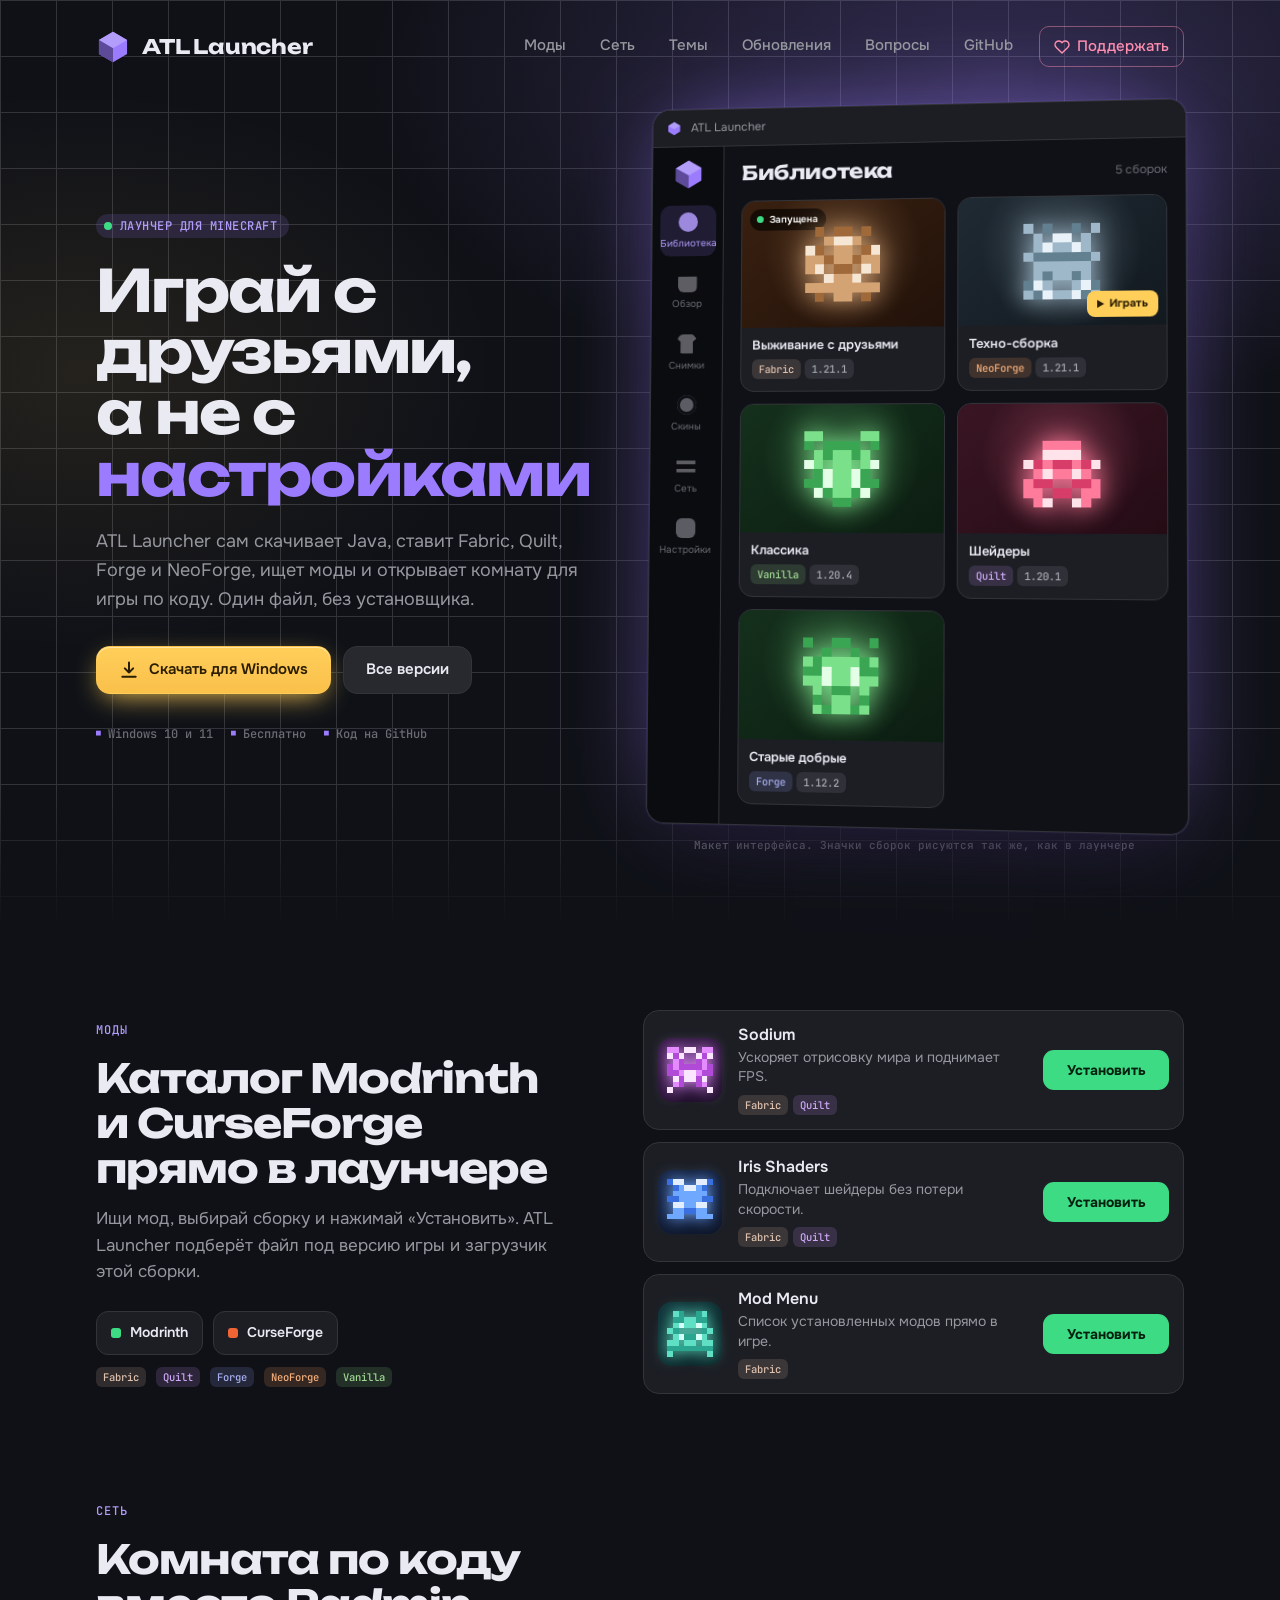
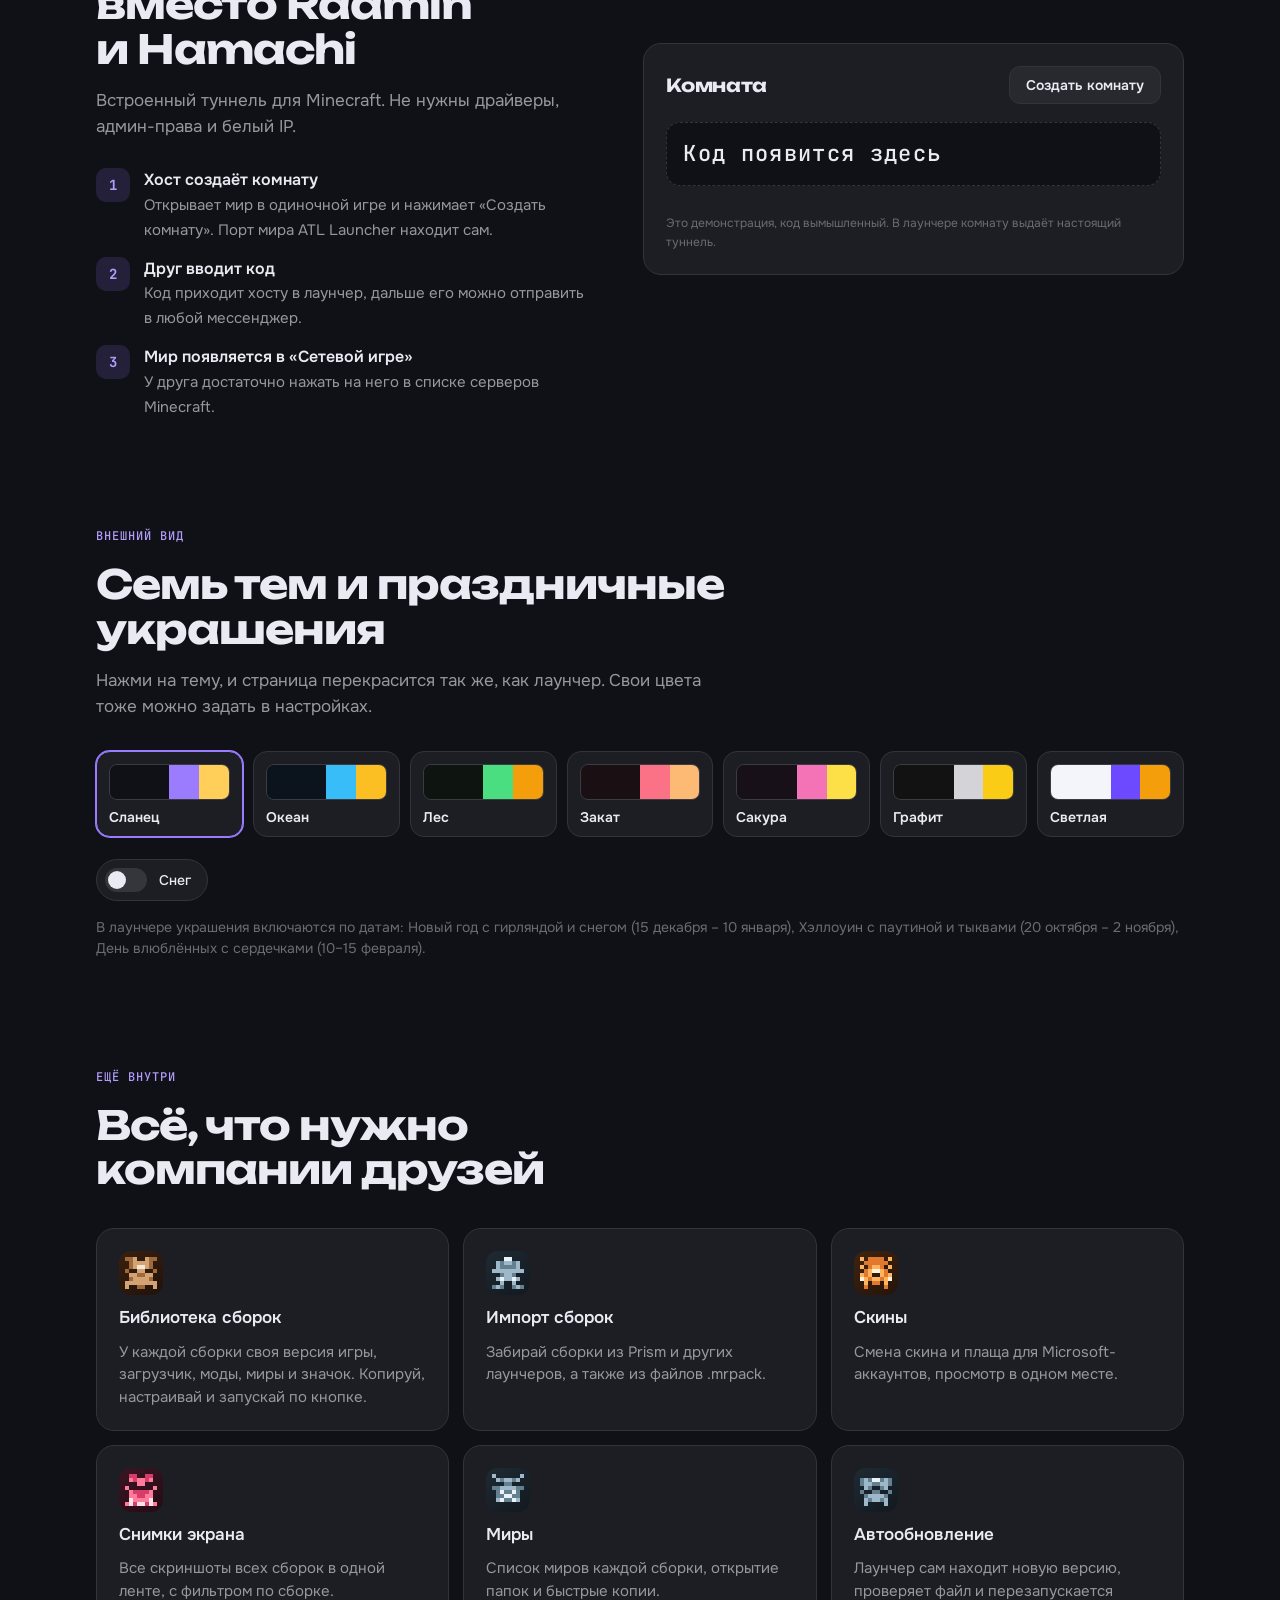
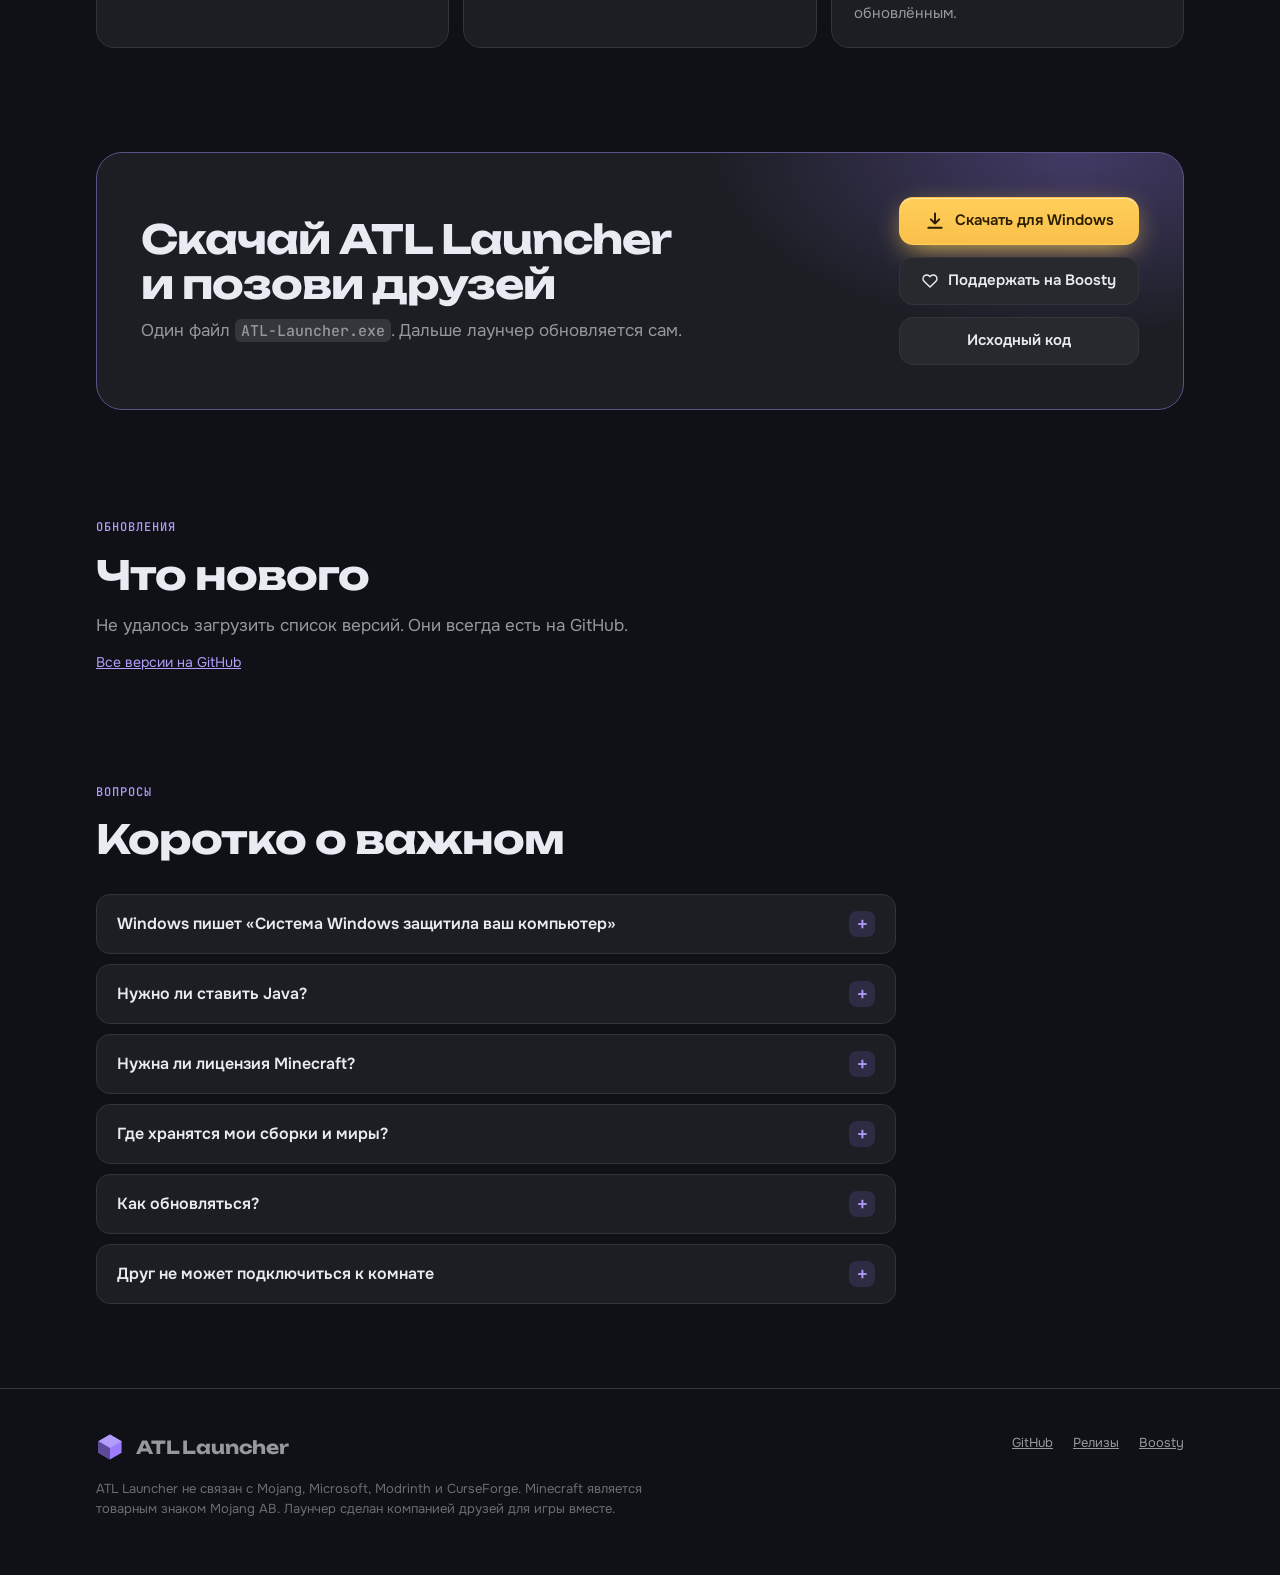
<file: docs/index.html>
<!doctype html>
<html lang="ru">
<head>
<meta charset="utf-8">
<meta name="viewport" content="width=device-width, initial-scale=1, viewport-fit=cover">
<title>ATL Launcher — лаунчер Minecraft для игры с друзьями</title>
<meta name="description" content="ATL Launcher: бесплатный лаунчер Minecraft с модами, сборками и комнатами для игры с друзьями. Один файл, без установщика.">
<meta name="claude:viewport-fit-sides" content="cover">
<link rel="preconnect" href="https://fonts.googleapis.com">
<link rel="preconnect" href="https://fonts.gstatic.com" crossorigin>
<link rel="stylesheet" href="https://fonts.googleapis.com/css2?family=Unbounded:wght@500;700&family=Onest:wght@400;500;600&family=JetBrains+Mono:wght@500&display=swap">
<style>
/* Layout: тёмное окно лаунчера как главный образ, карточки и чипы в духе каталога модов, всё перекрашивается темой. */
:root {
  --bg: #0f1117;
  --text: #e9eaf2;
  --accent: #9b7cff;
  --play: #ffcf5a;
  --on-accent: #130b33;
  --ok: #3ddc84;
  --ok-ink: #04210f;
  --s1: color-mix(in srgb, var(--bg) 94%, var(--text));
  --s2: color-mix(in srgb, var(--bg) 89%, var(--text));
  --s3: color-mix(in srgb, var(--bg) 83%, var(--text));
  --line: color-mix(in srgb, var(--bg) 84%, var(--text));
  --muted: color-mix(in srgb, var(--text) 62%, var(--bg));
  --faint: color-mix(in srgb, var(--text) 42%, var(--bg));
  --accent-bg: color-mix(in srgb, var(--accent) 15%, transparent);
  --accent-2: color-mix(in srgb, var(--accent) 70%, var(--text));
  --display: "Unbounded", "Onest", system-ui, sans-serif;
  --body: "Onest", "Segoe UI", system-ui, -apple-system, sans-serif;
  --mono: "JetBrains Mono", ui-monospace, Consolas, monospace;
  color-scheme: dark;
}
* { box-sizing: border-box; }
body { margin: 0; background: var(--bg); color: var(--text); font: 400 16px/1.55 var(--body); -webkit-font-smoothing: antialiased; overflow-x: hidden; transition: background .35s, color .35s; }
a { color: inherit; }
h1, h2, h3, p { margin: 0; }
h1, h2, h3 { text-wrap: balance; }
:focus-visible { outline: 2px solid var(--accent-2); outline-offset: 3px; border-radius: 6px; }
.wrap { max-width: 1120px; margin: 0 auto; padding-left: max(16px, env(safe-area-inset-left, 0px)); padding-right: max(16px, env(safe-area-inset-right, 0px)); }
.pix { display: block; width: 100%; height: 100%; image-rendering: pixelated; }

/* кнопки */
.btn { display: inline-flex; align-items: center; justify-content: center; gap: 10px; min-height: 48px; padding: 0 22px; border-radius: 14px; border: 1px solid var(--line); background: var(--s2); color: var(--text); font: 600 15px/1 var(--body); text-decoration: none; cursor: pointer; transition: transform .15s, border-color .15s, background .15s; }
.btn:hover { border-color: var(--accent); transform: translateY(-2px); }
.btn.play { background: linear-gradient(180deg, var(--play), color-mix(in srgb, var(--play) 82%, #e07b00)); color: #2b1d00; border-color: transparent; box-shadow: 0 8px 28px -8px var(--play), inset 0 1px 0 rgba(255,255,255,.45); }
.btn.play:hover { transform: translateY(-3px); box-shadow: 0 14px 34px -8px var(--play), inset 0 1px 0 rgba(255,255,255,.45); }
.btn.sm { min-height: 38px; padding: 0 16px; border-radius: 11px; font-size: 14px; }
.btn svg { width: 20px; height: 20px; flex: none; }

/* верх и герой */
.hero { position: relative; margin-top: calc(-1 * env(safe-area-inset-top, 0px)); padding-top: calc(env(safe-area-inset-top, 0px) + 18px); padding-bottom: 72px; background:
  radial-gradient(900px 480px at 78% 8%, color-mix(in srgb, var(--accent) 24%, transparent), transparent 70%),
  radial-gradient(600px 400px at 6% 40%, color-mix(in srgb, var(--play) 9%, transparent), transparent 70%),
  linear-gradient(var(--line) 1px, transparent 1px) 0 0 / 100% 56px,
  linear-gradient(90deg, var(--line) 1px, transparent 1px) 0 0 / 56px 100%,
  var(--bg); background-blend-mode: normal; }
.hero::after { content: ""; position: absolute; inset: auto 0 0; height: 140px; background: linear-gradient(transparent, var(--bg)); pointer-events: none; }
.nav { position: relative; z-index: 2; display: flex; align-items: center; gap: 28px; padding-block: 8px 34px; }
.brand { display: flex; align-items: center; gap: 12px; text-decoration: none; font: 700 20px/1 var(--display); letter-spacing: -.01em; }
.brand svg { width: 34px; height: 34px; }
.nav-links { display: flex; gap: 6px; margin-left: auto; }
.nav-links a { padding: 8px 14px; border-radius: 10px; color: var(--muted); text-decoration: none; font-weight: 500; font-size: 15px; }
.nav-links a:hover { color: var(--text); background: var(--s2); }
.hero-grid { position: relative; z-index: 1; display: grid; grid-template-columns: minmax(0, 1fr) minmax(0, 1.08fr); gap: 48px; align-items: center; }
.eyebrow { display: inline-flex; align-items: center; gap: 8px; padding: 6px 12px 6px 8px; border-radius: 999px; background: var(--accent-bg); color: var(--accent-2); font: 500 12px/1 var(--mono); letter-spacing: .04em; text-transform: uppercase; }
.eyebrow i { width: 8px; height: 8px; border-radius: 50%; background: var(--ok); box-shadow: 0 0 0 0 var(--ok); animation: pulse 2s infinite; }
@keyframes pulse { 70% { box-shadow: 0 0 0 9px transparent; } 100% { box-shadow: 0 0 0 0 transparent; } }
h1 { margin-top: 22px; font: 700 clamp(34px, 5.2vw, 58px)/1.06 var(--display); letter-spacing: -.03em; }
h1 em { font-style: normal; color: var(--accent); }
.lead { margin-top: 22px; max-width: 30em; color: var(--muted); font-size: 18px; line-height: 1.6; }
.cta { display: flex; flex-wrap: wrap; gap: 12px; margin-top: 32px; }
.fine { margin-top: 18px; display: flex; flex-wrap: wrap; gap: 8px 18px; color: var(--faint); font: 500 12px/1.4 var(--mono); }
.fine span::before { content: "■"; margin-right: 7px; color: var(--accent); font-size: 8px; vertical-align: 2px; }

/* окно лаунчера */
.win { border: 1px solid var(--line); border-radius: 18px; background: var(--bg); overflow: hidden; box-shadow: 0 40px 80px -30px #000c, 0 0 0 1px color-mix(in srgb, var(--accent) 12%, transparent), 0 0 90px -30px var(--accent); transform: perspective(1400px) rotateY(-5deg) rotateX(2deg); transition: transform .5s; }
.win:hover { transform: none; }
.win-bar { display: flex; align-items: center; gap: 10px; padding: 9px 14px; background: var(--s1); border-bottom: 1px solid var(--line); color: var(--muted); font-size: 12px; }
.win-bar svg { width: 15px; height: 15px; }
.win-body { display: grid; grid-template-columns: 74px minmax(0, 1fr); min-height: 360px; }
.rail { display: flex; flex-direction: column; align-items: center; gap: 10px; padding: 12px 0; background: color-mix(in srgb, var(--bg) 70%, #000); border-right: 1px solid var(--line); }
.rail .it { display: grid; justify-items: center; gap: 4px; width: 58px; padding: 7px 0 6px; border-radius: 11px; color: var(--faint); font-size: 10px; }
.rail .it.on { background: var(--accent-bg); color: var(--accent-2); }
.rail .it i { display: block; width: 20px; height: 20px; border-radius: 6px; background: currentColor; opacity: .85; }
.rail .it:nth-child(2) i { border-radius: 50%; }
.rail .it:nth-child(3) i { clip-path: polygon(0 20%, 100% 20%, 100% 100%, 0 100%); }
.rail .it:nth-child(4) i { clip-path: polygon(20% 0, 80% 0, 100% 25%, 82% 40%, 82% 100%, 18% 100%, 18% 40%, 0 25%); }
.rail .it:nth-child(5) i { border-radius: 50%; box-shadow: inset 0 0 0 3px var(--bg); }
.rail .it:nth-child(6) i { clip-path: polygon(0 20%, 100% 20%, 100% 38%, 0 38%, 0 62%, 100% 62%, 100% 80%, 0 80%); border-radius: 0; }
.rail .logo { width: 32px; height: 32px; margin-bottom: 6px; }
.lib { padding: 18px 18px 20px; min-width: 0; }
.lib-head { display: flex; align-items: baseline; justify-content: space-between; gap: 12px; }
.lib-head b { font: 700 20px/1 var(--display); letter-spacing: -.02em; }
.lib-head span { color: var(--faint); font-size: 12px; }
.cards { display: grid; grid-template-columns: repeat(auto-fill, minmax(138px, 1fr)); gap: 12px; margin-top: 16px; }
.card { position: relative; border: 1px solid var(--line); border-radius: 14px; background: var(--s1); overflow: hidden; min-width: 0; }
.card .art { position: relative; aspect-ratio: 16 / 10; display: grid; place-items: center; background: radial-gradient(circle at 50% 40%, color-mix(in srgb, var(--p-glow) 28%, transparent), transparent 62%), linear-gradient(145deg, var(--p-bg), var(--p-bg2)); }
.card .art .px { width: 46%; max-width: 76px; aspect-ratio: 1; filter: drop-shadow(0 0 12px var(--p-glow)); }
.card .meta { display: grid; gap: 6px; padding: 10px 11px 12px; }
.card .meta b { font-size: 13px; font-weight: 600; overflow-wrap: anywhere; line-height: 1.25; }
.card .chips { display: flex; flex-wrap: wrap; gap: 4px; }
.live { position: absolute; top: 8px; left: 8px; display: inline-flex; align-items: center; gap: 6px; padding: 3px 8px 3px 7px; border-radius: 999px; background: #0009; color: #fff; font-size: 10px; font-weight: 600; }
.live i { width: 7px; height: 7px; border-radius: 50%; background: var(--ok); animation: pulse 2s infinite; }
.mini-play { position: absolute; right: 8px; bottom: 8px; display: inline-flex; align-items: center; gap: 5px; height: 26px; padding: 0 10px; border-radius: 8px; background: var(--play); color: #2b1d00; font-size: 11px; font-weight: 700; }
.mini-play::before { content: ""; border-left: 7px solid currentColor; border-block: 4.5px solid transparent; }
.chip { display: inline-flex; align-items: center; height: 20px; padding: 0 7px; border-radius: 6px; background: color-mix(in srgb, var(--c, var(--accent)) 16%, transparent); color: color-mix(in srgb, var(--c, var(--accent)) 78%, var(--text)); font: 500 10.5px/1 var(--mono); white-space: nowrap; }
.chip.ver { --c: var(--muted); }
.fabric { --c: #dbb69b; } .forge { --c: #959eef; } .neoforge { --c: #f99e5b; } .quilt { --c: #c796f9; } .vanilla { --c: #8bd37a; }
.caption { margin-top: 12px; text-align: center; color: var(--faint); font: 500 11px/1.4 var(--mono); }

/* секции */
section { padding-block: 84px; }
.kicker { color: var(--accent-2); font: 500 12px/1 var(--mono); letter-spacing: .08em; text-transform: uppercase; }
h2 { margin-top: 14px; font: 700 clamp(26px, 3.6vw, 40px)/1.12 var(--display); letter-spacing: -.025em; max-width: 18em; }
.sub { margin-top: 16px; max-width: 36em; color: var(--muted); font-size: 17px; }
.split { display: grid; grid-template-columns: minmax(0, 1fr) minmax(0, 1.1fr); gap: 56px; align-items: center; }
.panel { border: 1px solid var(--line); border-radius: 18px; background: var(--s1); padding: 22px; min-width: 0; }

/* каталог модов */
.rows { display: grid; gap: 12px; }
.row { display: grid; grid-template-columns: 64px minmax(0, 1fr) auto; gap: 16px; align-items: center; padding: 14px; border: 1px solid var(--line); border-radius: 16px; background: var(--s1); transition: border-color .15s, transform .15s; }
.row:hover { border-color: color-mix(in srgb, var(--accent) 55%, var(--line)); transform: translateX(4px); }
.row .ico { width: 64px; height: 64px; border-radius: 14px; padding: 9px; background: linear-gradient(145deg, var(--p-bg), var(--p-bg2)); }
.row .ico .px { filter: drop-shadow(0 0 8px var(--p-glow)); }
.row h3 { font: 600 16px/1.25 var(--body); }
.row p { margin-top: 3px; color: var(--muted); font-size: 14px; line-height: 1.4; }
.row .chips { display: flex; flex-wrap: wrap; gap: 5px; margin-top: 8px; }
.get { min-width: 126px; height: 40px; padding: 0 16px; border: 0; border-radius: 11px; background: var(--ok); color: var(--ok-ink); font: 700 14px/1 var(--body); cursor: pointer; transition: transform .15s, background .2s; }
.get:hover { transform: translateY(-2px); }
.get[aria-pressed="true"] { background: var(--s3); color: var(--muted); }
.sources { display: flex; flex-wrap: wrap; gap: 10px; margin-top: 26px; }
.src { display: inline-flex; align-items: center; gap: 9px; padding: 10px 14px; border: 1px solid var(--line); border-radius: 12px; background: var(--s1); font-weight: 600; font-size: 14px; }
.src i { width: 10px; height: 10px; border-radius: 3px; background: var(--ok); }
.src.cf i { background: #f16436; }

/* сеть */
.steps { margin: 28px 0 0; padding: 0; list-style: none; display: grid; gap: 14px; counter-reset: s; }
.steps li { display: grid; grid-template-columns: 34px minmax(0, 1fr); gap: 14px; align-items: start; counter-increment: s; }
.steps li::before { content: counter(s); display: grid; place-items: center; width: 34px; height: 34px; border-radius: 10px; background: var(--accent-bg); color: var(--accent-2); font: 700 14px/1 var(--mono); }
.steps b { display: block; font-weight: 600; }
.steps span { color: var(--muted); font-size: 15px; }
.room-top { display: flex; align-items: center; justify-content: space-between; gap: 12px; flex-wrap: wrap; }
.room-top b { font: 700 18px/1 var(--display); letter-spacing: -.02em; }
.code { margin-top: 18px; display: flex; align-items: center; justify-content: space-between; gap: 12px; min-height: 64px; padding: 12px 16px; border: 1px dashed var(--line); border-radius: 14px; background: var(--bg); font: 500 22px/1 var(--mono); letter-spacing: .06em; overflow-wrap: anywhere; }
.code.on { border-style: solid; border-color: var(--accent); color: var(--accent-2); }
.code small { font: 500 12px/1.3 var(--body); letter-spacing: 0; color: var(--faint); }
.peers { margin-top: 16px; display: grid; gap: 10px; }
.peer { display: flex; align-items: center; gap: 12px; padding: 10px 12px; border: 1px solid var(--line); border-radius: 12px; background: var(--s2); animation: pop .35s both; }
@keyframes pop { from { opacity: 0; transform: translateY(8px); } }
.peer .px { width: 36px; height: 36px; flex: none; padding: 5px; border-radius: 10px; background: linear-gradient(145deg, var(--p-bg), var(--p-bg2)); }
.peer b { display: block; font-size: 14px; font-weight: 600; }
.peer span { color: var(--muted); font-size: 13px; }
.peer em { margin-left: auto; font: 500 11px/1 var(--mono); font-style: normal; color: var(--ok); }
.hint { margin-top: 12px; color: var(--faint); font-size: 12px; }

/* темы */
.themes-box { display: grid; grid-template-columns: repeat(auto-fit, minmax(120px, 1fr)); gap: 10px; margin-top: 30px; }
.theme { display: grid; gap: 10px; padding: 12px; border: 1px solid var(--line); border-radius: 14px; background: var(--s1); color: var(--text); text-align: left; font: 600 14px/1 var(--body); cursor: pointer; transition: border-color .15s, transform .15s; }
.theme:hover { transform: translateY(-2px); }
.theme[aria-pressed="true"] { border-color: var(--accent); box-shadow: 0 0 0 1px var(--accent); }
.theme .sw { display: flex; height: 36px; border-radius: 8px; overflow: hidden; border: 1px solid #fff2; }
.theme .sw i { flex: 1; }
.theme .sw i:first-child { flex: 2; }
.tgl { display: inline-flex; align-items: center; gap: 12px; margin-top: 22px; padding: 8px 16px 8px 8px; border: 1px solid var(--line); border-radius: 999px; background: var(--s1); color: var(--text); font: 500 14px/1 var(--body); cursor: pointer; }
.tgl .knob { position: relative; width: 42px; height: 24px; border-radius: 999px; background: var(--s3); transition: background .2s; }
.tgl .knob::after { content: ""; position: absolute; top: 3px; left: 3px; width: 18px; height: 18px; border-radius: 50%; background: var(--text); transition: transform .2s; }
.tgl[aria-pressed="true"] .knob { background: var(--accent); }
.tgl[aria-pressed="true"] .knob::after { transform: translateX(18px); background: var(--on-accent); }
.events { margin-top: 16px; color: var(--faint); font-size: 14px; }
#snow { position: fixed; inset: 0; width: 100%; height: 100%; pointer-events: none; z-index: 5; }

/* ещё внутри */
.grid { margin-top: 36px; display: grid; grid-template-columns: repeat(3, minmax(0, 1fr)); gap: 14px; }
.feat { display: grid; align-content: start; gap: 12px; padding: 22px; border: 1px solid var(--line); border-radius: 18px; background: var(--s1); transition: border-color .15s, transform .15s; }
.feat:hover { border-color: color-mix(in srgb, var(--accent) 55%, var(--line)); transform: translateY(-3px); }
.feat .px { width: 44px; height: 44px; padding: 6px; border-radius: 12px; background: linear-gradient(145deg, var(--p-bg), var(--p-bg2)); }
.feat h3 { font: 600 17px/1.25 var(--body); }
.feat p { color: var(--muted); font-size: 15px; line-height: 1.5; }

/* скачать */
.dl { position: relative; overflow: hidden; display: grid; grid-template-columns: minmax(0, 1fr) auto; gap: 32px; align-items: center; padding: 44px; border: 1px solid color-mix(in srgb, var(--accent) 40%, var(--line)); border-radius: 26px; background: radial-gradient(520px 260px at 90% 0%, color-mix(in srgb, var(--accent) 30%, transparent), transparent 70%), var(--s1); }
.dl h2 { margin: 0; }
.dl .sub { margin-top: 12px; }
.dl .cta { margin-top: 0; flex-direction: column; align-items: stretch; min-width: 240px; }

/* вопросы */
.faq { margin-top: 32px; display: grid; gap: 10px; max-width: 800px; }
details { border: 1px solid var(--line); border-radius: 14px; background: var(--s1); }
summary { display: flex; align-items: center; justify-content: space-between; gap: 16px; padding: 16px 20px; font-weight: 600; cursor: pointer; list-style: none; }
summary::-webkit-details-marker { display: none; }
summary::after { content: "+"; flex: none; display: grid; place-items: center; width: 26px; height: 26px; border-radius: 8px; background: var(--accent-bg); color: var(--accent-2); font: 500 18px/1 var(--mono); }
details[open] summary::after { content: "−"; }
details p { padding: 0 20px 18px; color: var(--muted); max-width: 44em; }
code { padding: 2px 6px; border-radius: 6px; background: var(--s3); font: 500 .88em/1 var(--mono); }

footer { padding-block: 44px 56px; border-top: 1px solid var(--line); color: var(--faint); font-size: 13px; }
footer .row2 { display: flex; flex-wrap: wrap; justify-content: space-between; gap: 16px 32px; }
footer .links { display: flex; gap: 20px; }
footer a { color: var(--muted); }
footer p { margin-top: 18px; max-width: 46em; line-height: 1.55; }

@media (max-width: 920px) {
  .hero-grid, .split { grid-template-columns: minmax(0, 1fr); gap: 40px; }
  .win { transform: none; }
  .grid { grid-template-columns: repeat(2, minmax(0, 1fr)); }
  .dl { grid-template-columns: minmax(0, 1fr); padding: 30px; }
  .dl .cta { flex-direction: row; flex-wrap: wrap; }
}
@media (max-width: 600px) {
  section { padding-block: 60px; }
  .nav-links a:not(:last-child) { display: none; }
  .grid { grid-template-columns: minmax(0, 1fr); }
  .win-body { grid-template-columns: 52px minmax(0, 1fr); }
  .rail .it { width: 44px; font-size: 0; }
  .lib { padding: 14px; }
  .row { grid-template-columns: 52px minmax(0, 1fr); }
  .row .ico { width: 52px; height: 52px; padding: 7px; }
  .row .get { grid-column: 1 / -1; width: 100%; }
  .code { font-size: 18px; }
  .lead { font-size: 17px; }
  .btn { flex: 1 1 100%; }
}
@media (prefers-reduced-motion: reduce) {
  *, *::before, *::after { animation: none !important; transition: none !important; }
}

/* скачивание и обновления */
.dlstat { display:flex; flex-wrap:wrap; gap:8px 18px; margin-top:14px; color:var(--muted); font-size:14px; }
.dlstat b { color:var(--text); font-weight:600; }
.rel { background:var(--s1); border:1px solid var(--line); border-radius:16px; padding:18px 20px; margin-top:14px; }
.rel:first-child { margin-top:22px; border-color:var(--accent); }
.rel-h { display:flex; flex-wrap:wrap; align-items:baseline; gap:6px 12px; }
.rel-h h3 { font:600 18px var(--display); }
.rel-h time, .rel-h span { color:var(--muted); font-size:13px; }
.rel ul { margin:10px 0 0; padding-left:20px; color:var(--muted); }
.rel li { margin:3px 0; }
.rel p { margin-top:8px; color:var(--muted); }
.rel-a { display:inline-block; margin-top:12px; color:var(--accent-2); font-size:14px; }
.nav-links a.support { display:inline-flex; align-items:center; gap:7px; color:#ff8fb1; border:1px solid color-mix(in srgb,#ff8fb1 45%,transparent); margin-left:6px; }
.nav-links a.support:hover { background:color-mix(in srgb,#ff8fb1 16%,transparent); color:#ffd0df; }
@media (max-width:760px){ .nav-links a.support span { display:none; } }
</style>
</head>
<body>

<canvas id="snow" aria-hidden="true"></canvas>

<header class="hero">
  <div class="wrap">
    <nav class="nav" aria-label="Основная">
      <a class="brand" href="#top" id="top">
        <svg viewBox="2.5 1.5 27 29" aria-hidden="true"><path d="M16 3l12 7v12l-12 7L4 22V10z" fill="var(--accent)"/><path d="M16 3l12 7-12 7L4 10z" fill="var(--accent-2)"/><path d="M16 17v12L4 22V10z" fill="color-mix(in srgb, var(--accent) 60%, #000)"/></svg>
        ATL Launcher
      </a>
      <div class="nav-links">
        <a href="#mods">Моды</a>
        <a href="#net">Сеть</a>
        <a href="#themes">Темы</a>
        <a href="#updates">Обновления</a>
        <a href="#faq">Вопросы</a>
        <a href="https://github.com/Kingo0off/ATL-Launcher" target="_blank" rel="noopener">GitHub</a>
        <a class="support" href="https://boosty.to/kingo0offf" target="_blank" rel="noopener" title="Поддержать проект на Boosty"><svg viewBox="0 0 24 24" fill="none" stroke="currentColor" stroke-width="2.2" stroke-linecap="round" stroke-linejoin="round" aria-hidden="true" style="width:16px;height:16px"><path d="M20.8 4.6a5.5 5.5 0 0 0-7.8 0L12 5.7l-1-1.1a5.5 5.5 0 0 0-7.8 7.8l1 1.1L12 21l7.8-7.5 1-1.1a5.5 5.5 0 0 0 0-7.8z"/></svg><span>Поддержать</span></a>
      </div>
    </nav>

    <div class="hero-grid">
      <div>
        <span class="eyebrow"><i></i>Лаунчер для Minecraft</span>
        <h1>Играй с друзьями, а не с <em>настройками</em></h1>
        <p class="lead">ATL Launcher сам скачивает Java, ставит Fabric, Quilt, Forge и NeoForge, ищет моды и открывает комнату для игры по коду. Один файл, без установщика.</p>
        <div class="cta">
          <a class="btn play" href="https://github.com/Kingo0off/ATL-Launcher/releases/latest/download/ATL-Launcher.exe" target="_blank" rel="noopener">
            <svg viewBox="0 0 24 24" fill="none" stroke="currentColor" stroke-width="2.4" stroke-linecap="round" stroke-linejoin="round" aria-hidden="true"><path d="M12 3v12m0 0l-5-5m5 5l5-5M4 20h16"/></svg>
            Скачать для Windows
          </a>
          <a class="btn" href="https://github.com/Kingo0off/ATL-Launcher/releases" target="_blank" rel="noopener">Все версии</a>
        </div>
        <div class="dlstat" id="dl-stat" hidden></div>
        <div class="fine"><span>Windows 10 и 11</span><span>Бесплатно</span><span>Код на GitHub</span></div>
      </div>

      <div>
        <div class="win" aria-label="Макет окна лаунчера">
          <div class="win-bar">
            <svg viewBox="2.5 1.5 27 29" aria-hidden="true"><path d="M16 3l12 7v12l-12 7L4 22V10z" fill="var(--accent)"/><path d="M16 3l12 7-12 7L4 10z" fill="var(--accent-2)"/></svg>
            ATL Launcher
          </div>
          <div class="win-body">
            <div class="rail" aria-hidden="true">
              <svg class="logo" viewBox="2.5 1.5 27 29"><path d="M16 3l12 7v12l-12 7L4 22V10z" fill="var(--accent)"/><path d="M16 3l12 7-12 7L4 10z" fill="var(--accent-2)"/><path d="M16 17v12L4 22V10z" fill="color-mix(in srgb, var(--accent) 60%, #000)"/></svg>
              <div class="it on"><i></i>Библиотека</div>
              <div class="it"><i></i>Обзор</div>
              <div class="it"><i></i>Снимки</div>
              <div class="it"><i></i>Скины</div>
              <div class="it"><i></i>Сеть</div>
              <div class="it"><i></i>Настройки</div>
            </div>
            <div class="lib">
              <div class="lib-head"><b>Библиотека</b><span>5 сборок</span></div>
              <div class="cards" id="cards"></div>
            </div>
          </div>
        </div>
        <p class="caption">Макет интерфейса. Значки сборок рисуются так же, как в лаунчере</p>
      </div>
    </div>
  </div>
</header>

<main>
<section id="mods">
  <div class="wrap split">
    <div>
      <span class="kicker">Моды</span>
      <h2>Каталог Modrinth и CurseForge прямо в лаунчере</h2>
      <p class="sub">Ищи мод, выбирай сборку и нажимай «Установить». ATL Launcher подберёт файл под версию игры и загрузчик этой сборки.</p>
      <div class="sources"><span class="src"><i></i>Modrinth</span><span class="src cf"><i></i>CurseForge</span></div>
      <div class="sources" style="margin-top:12px"><span class="chip fabric">Fabric</span><span class="chip quilt">Quilt</span><span class="chip forge">Forge</span><span class="chip neoforge">NeoForge</span><span class="chip vanilla">Vanilla</span></div>
    </div>
    <div class="rows" id="mods-list" aria-label="Пример каталога"></div>
  </div>
</section>

<section id="net" style="padding-top:20px">
  <div class="wrap split">
    <div>
      <span class="kicker">Сеть</span>
      <h2>Комната по коду вместо Radmin и Hamachi</h2>
      <p class="sub">Встроенный туннель для Minecraft. Не нужны драйверы, админ-права и белый IP.</p>
      <ol class="steps">
        <li><div><b>Хост создаёт комнату</b><span>Открывает мир в одиночной игре и нажимает «Создать комнату». Порт мира ATL Launcher находит сам.</span></div></li>
        <li><div><b>Друг вводит код</b><span>Код приходит хосту в лаунчер, дальше его можно отправить в любой мессенджер.</span></div></li>
        <li><div><b>Мир появляется в «Сетевой игре»</b><span>У друга достаточно нажать на него в списке серверов Minecraft.</span></div></li>
      </ol>
    </div>
    <div class="panel" aria-label="Демонстрация комнаты">
      <div class="room-top"><b>Комната</b><button class="btn sm" id="room-btn" type="button">Создать комнату</button></div>
      <div class="code" id="room-code" aria-live="polite"><span>Код появится здесь</span></div>
      <div class="peers" id="peers"></div>
      <p class="hint">Это демонстрация, код вымышленный. В лаунчере комнату выдаёт настоящий туннель.</p>
    </div>
  </div>
</section>

<section id="themes" style="padding-top:20px">
  <div class="wrap">
    <span class="kicker">Внешний вид</span>
    <h2>Семь тем и праздничные украшения</h2>
    <p class="sub">Нажми на тему, и страница перекрасится так же, как лаунчер. Свои цвета тоже можно задать в настройках.</p>
    <div class="themes-box" id="themes-box" role="group" aria-label="Темы"></div>
    <button class="tgl" id="snow-btn" type="button" aria-pressed="false"><span class="knob"></span>Снег</button>
    <p class="events">В лаунчере украшения включаются по датам: Новый год с гирляндой и снегом (15 декабря – 10 января), Хэллоуин с паутиной и тыквами (20 октября – 2 ноября), День влюблённых с сердечками (10–15 февраля).</p>
  </div>
</section>

<section id="more" style="padding-top:20px">
  <div class="wrap">
    <span class="kicker">Ещё внутри</span>
    <h2>Всё, что нужно компании друзей</h2>
    <div class="grid" id="feat"></div>
  </div>
</section>

<section style="padding-top:20px">
  <div class="wrap">
    <div class="dl">
      <div>
        <h2>Скачай ATL Launcher и позови друзей</h2>
        <p class="sub">Один файл <code>ATL-Launcher.exe</code>. Дальше лаунчер обновляется сам.</p>
      </div>
      <div class="cta">
        <a class="btn play" href="https://github.com/Kingo0off/ATL-Launcher/releases/latest/download/ATL-Launcher.exe" target="_blank" rel="noopener">
          <svg viewBox="0 0 24 24" fill="none" stroke="currentColor" stroke-width="2.4" stroke-linecap="round" stroke-linejoin="round" aria-hidden="true"><path d="M12 3v12m0 0l-5-5m5 5l5-5M4 20h16"/></svg>
          Скачать для Windows
        </a>
        <a class="btn" href="https://boosty.to/kingo0offf" target="_blank" rel="noopener"><svg viewBox="0 0 24 24" fill="none" stroke="currentColor" stroke-width="2.2" stroke-linecap="round" stroke-linejoin="round" aria-hidden="true" style="width:16px;height:16px"><path d="M20.8 4.6a5.5 5.5 0 0 0-7.8 0L12 5.7l-1-1.1a5.5 5.5 0 0 0-7.8 7.8l1 1.1L12 21l7.8-7.5 1-1.1a5.5 5.5 0 0 0 0-7.8z"/></svg> Поддержать на Boosty</a>
        <a class="btn" href="https://github.com/Kingo0off/ATL-Launcher" target="_blank" rel="noopener">Исходный код</a>
      </div>
    </div>
  </div>
</section>

<section id="updates" style="padding-top:20px">
  <div class="wrap">
    <span class="kicker">Обновления</span>
    <h2>Что нового</h2>
    <div id="rel-list"><p class="sub" id="rel-empty">Загружаю список версий…</p></div>
    <a class="rel-a" href="https://github.com/Kingo0off/ATL-Launcher/releases" target="_blank" rel="noopener">Все версии на GitHub</a>
  </div>
</section>

<section id="faq" style="padding-top:20px">
  <div class="wrap">
    <span class="kicker">Вопросы</span>
    <h2>Коротко о важном</h2>
    <div class="faq">
      <details><summary>Windows пишет «Система Windows защитила ваш компьютер»</summary><p>Файл пока не подписан сертификатом разработчика, поэтому SmartScreen предупреждает о нём. Нажми «Подробнее», затем «Выполнить в любом случае». Исходный код открыт, его можно прочитать на GitHub.</p></details>
      <details><summary>Нужно ли ставить Java?</summary><p>Нет. ATL Launcher скачивает подходящую Java для выбранной версии игры. Первый запуск сборки идёт дольше остальных, потому что качаются Java и файлы игры.</p></details>
      <details><summary>Нужна ли лицензия Minecraft?</summary><p>Для игры на лицензионных серверах нужна Minecraft: Java Edition. Поддерживаются аккаунты Microsoft и Ely.by. Вход через Microsoft требует одобрения приложения у Mojang, поэтому на практике он заработает не сразу.</p></details>
      <details><summary>Где хранятся мои сборки и миры?</summary><p>В папке <code>%APPDATA%\ATL Launcher</code>. Открыть её можно в «Настройки → Данные».</p></details>
      <details><summary>Как обновляться?</summary><p>В «Настройки → Обновления» нажми «Проверить», затем «Обновить и перезапустить». Рядом с «Настройками» горит точка, когда вышла новая версия.</p></details>
      <details><summary>Друг не может подключиться к комнате</summary><p>Проверь, что у обоих стоит последняя версия лаунчера. Если ошибка осталась, пришли её текст дословно, например в раздел Issues на GitHub.</p></details>
    </div>
  </div>
</section>
</main>

<footer>
  <div class="wrap">
    <div class="row2">
      <a class="brand" href="#top" style="font-size:18px"><svg viewBox="2.5 1.5 27 29" aria-hidden="true" style="width:28px;height:28px"><path d="M16 3l12 7v12l-12 7L4 22V10z" fill="var(--accent)"/><path d="M16 3l12 7-12 7L4 10z" fill="var(--accent-2)"/><path d="M16 17v12L4 22V10z" fill="color-mix(in srgb, var(--accent) 60%, #000)"/></svg>ATL Launcher</a>
      <div class="links"><a href="https://github.com/Kingo0off/ATL-Launcher" target="_blank" rel="noopener">GitHub</a><a href="https://github.com/Kingo0off/ATL-Launcher/releases" target="_blank" rel="noopener">Релизы</a><a href="https://boosty.to/kingo0offf" target="_blank" rel="noopener">Boosty</a></div>
    </div>
    <p>ATL Launcher не связан с Mojang, Microsoft, Modrinth и CurseForge. Minecraft является товарным знаком Mojang AB. Лаунчер сделан компанией друзей для игры вместе.</p>
  </div>
</footer>

<script>
/* значки сборок: тот же генератор, что в лаунчере */
const PALETTES = [
  ['#2b2250', '#1a1636', '#b79cff', '#7c5cf0', '#efe8ff'], ['#10343a', '#0b2226', '#5fe0c4', '#2aa58f', '#d6fff5'],
  ['#40230f', '#26140a', '#ffb35c', '#e0792b', '#fff0d9'], ['#14301c', '#0c1d11', '#7be08a', '#3aa653', '#e3ffe5'],
  ['#3a1523', '#240c15', '#ff7b9c', '#d83d6a', '#ffe3ea'], ['#14213f', '#0c1428', '#6fa8ff', '#3a6fe0', '#e3eeff'],
  ['#3a3414', '#242008', '#ffd95c', '#d9a81f', '#fff6cf'], ['#1f2a33', '#12191f', '#9fb8c9', '#62808f', '#e8f2f8'],
  ['#2f1740', '#1c0d27', '#e48bff', '#b24ad8', '#fbe6ff'], ['#392010', '#22120a', '#d4a373', '#a0693a', '#f6e6d4'],
];
function rng(seed) {
  let h = 2166136261;
  for (const ch of String(seed)) { h ^= ch.charCodeAt(0); h = Math.imul(h, 16777619); }
  return () => { h += 0x6D2B79F5; let t = Math.imul(h ^ (h >>> 15), 1 | h); t ^= t + Math.imul(t ^ (t >>> 7), 61 | t); return ((t ^ (t >>> 14)) >>> 0) / 4294967296; };
}
const pal = seed => PALETTES[Math.floor(rng('p' + seed)() * PALETTES.length)];
const palVars = p => `--p-bg:${p[0]};--p-bg2:${p[1]};--p-glow:${p[2]}`;
function art(seed) {
  const r = rng(seed), p = pal(seed);
  let cells = '';
  for (let y = 0; y < 8; y++) for (let x = 0; x < 4; x++) {
    const edge = x === 0 || y === 0 || y === 7;
    if (r() < (edge ? 0.58 : 0.2)) continue;
    const v = r(), col = v < 0.5 ? p[2] : v < 0.82 ? p[3] : p[4];
    cells += `<rect x="${x}" y="${y}" width="1" height="1" fill="${col}"/><rect x="${7 - x}" y="${y}" width="1" height="1" fill="${col}"/>`;
  }
  return `<svg class="pix" viewBox="0 0 8 8" shape-rendering="crispEdges" aria-hidden="true">${cells}</svg>`;
}
const $ = s => document.querySelector(s);
const L = { fabric: 'Fabric', quilt: 'Quilt', forge: 'Forge', neoforge: 'NeoForge', vanilla: 'Vanilla' };
const chip = (k, v) => `<span class="chip ${k}">${v}</span>`;

/* библиотека в макете окна */
const builds = [
  { n: 'Выживание с друзьями', seed: 'v3', l: 'fabric', v: '1.21.1', live: true },
  { n: 'Техно-сборка', seed: 'v14', l: 'neoforge', v: '1.21.1', play: true },
  { n: 'Классика', seed: 'v22', l: 'vanilla', v: '1.20.4' },
  { n: 'Шейдеры', seed: 'v9', l: 'quilt', v: '1.20.1' },
  { n: 'Старые добрые', seed: 'v37', l: 'forge', v: '1.12.2' },
];
$('#cards').innerHTML = builds.map(b => `<div class="card" style="${palVars(pal(b.seed))}"><div class="art">${b.live ? '<span class="live"><i></i>Запущена</span>' : ''}<div class="px">${art(b.seed)}</div>${b.play ? '<span class="mini-play">Играть</span>' : ''}</div><div class="meta"><b>${b.n}</b><div class="chips">${chip(b.l, L[b.l])}${chip('ver', b.v)}</div></div></div>`).join('');

/* каталог модов: примеры, кнопка меняет состояние */
const mods = [
  { n: 'Sodium', d: 'Ускоряет отрисовку мира и поднимает FPS.', seed: 'v1', l: ['fabric', 'quilt'] },
  { n: 'Iris Shaders', d: 'Подключает шейдеры без потери скорости.', seed: 'v28', l: ['fabric', 'quilt'] },
  { n: 'Mod Menu', d: 'Список установленных модов прямо в игре.', seed: 'v45', l: ['fabric'] },
];
$('#mods-list').innerHTML = mods.map(m => `<div class="row" style="${palVars(pal(m.seed))}"><div class="ico"><div class="px">${art(m.seed)}</div></div><div><h3>${m.n}</h3><p>${m.d}</p><div class="chips">${m.l.map(k => chip(k, L[k])).join('')}</div></div><button class="get" type="button" aria-pressed="false">Установить</button></div>`).join('');
document.querySelectorAll('.get').forEach(b => b.addEventListener('click', () => {
  const on = b.getAttribute('aria-pressed') !== 'true';
  b.setAttribute('aria-pressed', on); b.textContent = on ? 'Установлено' : 'Установить';
}));

/* демонстрация комнаты */
let roomTimer;
$('#room-btn').addEventListener('click', () => {
  const abc = 'abcdefghjkmnpqrstuvwxyz23456789';
  const part = () => Array.from({ length: 4 }, () => abc[Math.floor(Math.random() * abc.length)]).join('');
  const box = $('#room-code'), peers = $('#peers');
  clearTimeout(roomTimer); peers.innerHTML = '';
  box.classList.add('on'); box.innerHTML = `<span>${part()}-${part()}</span><small>демо</small>`;
  const add = (name, what, seed, tag) => peers.insertAdjacentHTML('beforeend', `<div class="peer" style="${palVars(pal(seed))}"><div class="px">${art(seed)}</div><div><b>${name}</b><span>${what}</span></div><em>${tag}</em></div>`);
  add('Ты', 'хост, мир открыт', 'v52', 'ХОСТ');
  roomTimer = setTimeout(() => { add('Друг', 'вошёл по коду, мир в «Сетевой игре»', 'v18', 'В СЕТИ'); }, 1100);
});

/* прочие возможности */
const feats = [
  ['v5', 'Библиотека сборок', 'У каждой сборки своя версия игры, загрузчик, моды, миры и значок. Копируй, настраивай и запускай по кнопке.'],
  ['v33', 'Импорт сборок', 'Забирай сборки из Prism и других лаунчеров, а также из файлов .mrpack.'],
  ['v12', 'Скины', 'Смена скина и плаща для Microsoft-аккаунтов, просмотр в одном месте.'],
  ['v40', 'Снимки экрана', 'Все скриншоты всех сборок в одной ленте, с фильтром по сборке.'],
  ['v26', 'Миры', 'Список миров каждой сборки, открытие папок и быстрые копии.'],
  ['v57', 'Автообновление', 'Лаунчер сам находит новую версию, проверяет файл и перезапускается обновлённым.'],
];
$('#feat').innerHTML = feats.map(f => `<div class="feat" style="${palVars(pal(f[0]))}"><div class="px">${art(f[0])}</div><h3>${f[1]}</h3><p>${f[2]}</p></div>`).join('');

/* темы: меняются четыре цвета, остальное считается из них */
const THEMES = {
  slate: ['Сланец', '#9b7cff', '#ffcf5a', '#0f1117', '#e9eaf2', '#130b33'],
  ocean: ['Океан', '#38bdf8', '#fbbf24', '#0b141c', '#e6f0f7', '#04202e'],
  forest: ['Лес', '#4ade80', '#f59e0b', '#0e1511', '#e5f1e8', '#062613'],
  sunset: ['Закат', '#fb7185', '#fdba74', '#1a1014', '#f6e8ec', '#3a0714'],
  sakura: ['Сакура', '#f472b6', '#fde047', '#171018', '#f6e8f1', '#3a0a23'],
  graphite: ['Графит', '#d4d4d8', '#facc15', '#121212', '#ececec', '#18181b'],
  light: ['Светлая', '#6d4aff', '#f59e0b', '#f4f5fa', '#1b1e2b', '#ffffff'],
};
function setTheme(id) {
  const t = THEMES[id], s = document.documentElement.style;
  s.setProperty('--accent', t[1]); s.setProperty('--play', t[2]); s.setProperty('--bg', t[3]); s.setProperty('--text', t[4]); s.setProperty('--on-accent', t[5]);
  s.setProperty('color-scheme', id === 'light' ? 'light' : 'dark');
  document.querySelectorAll('.theme').forEach(b => b.setAttribute('aria-pressed', b.dataset.id === id));
}
$('#themes-box').innerHTML = Object.entries(THEMES).map(([id, t]) => `<button class="theme" type="button" data-id="${id}" aria-pressed="${id === 'slate'}"><span class="sw"><i style="background:${t[3]}"></i><i style="background:${t[1]}"></i><i style="background:${t[2]}"></i></span>${t[0]}</button>`).join('');
document.querySelectorAll('.theme').forEach(b => b.addEventListener('click', () => setTheme(b.dataset.id)));

/* снег: сам включается с 15 декабря по 10 января, как в лаунчере */
const cv = $('#snow'), cx = cv.getContext('2d'), btn = $('#snow-btn');
let flakes = [], raf = 0;
const reduced = matchMedia('(prefers-reduced-motion: reduce)').matches;
function fit() { cv.width = innerWidth; cv.height = innerHeight; }
function frame() {
  cx.clearRect(0, 0, cv.width, cv.height);
  cx.fillStyle = 'rgba(255,255,255,.85)';
  for (const f of flakes) {
    f.y += f.v; f.x += Math.sin((f.y + f.p) / 40) * .4;
    if (f.y > cv.height + 4) { f.y = -4; f.x = Math.random() * cv.width; }
    cx.fillRect(f.x, f.y, f.s, f.s);
  }
  raf = requestAnimationFrame(frame);
}
function snow(on) {
  btn.setAttribute('aria-pressed', on);
  cancelAnimationFrame(raf); cx.clearRect(0, 0, cv.width, cv.height);
  if (!on || reduced) return;
  fit(); flakes = Array.from({ length: 90 }, () => ({ x: Math.random() * cv.width, y: Math.random() * cv.height, s: 2 + Math.floor(Math.random() * 3), v: .5 + Math.random() * 1.2, p: Math.random() * 100 }));
  frame();
}
addEventListener('resize', () => { if (btn.getAttribute('aria-pressed') === 'true') fit(); });
btn.addEventListener('click', () => snow(btn.getAttribute('aria-pressed') !== 'true'));
const d = new Date(), md = (d.getMonth() + 1) * 100 + d.getDate();
if (md >= 1215 || md <= 110) snow(true);
</script>

<script>
/* Версия, счётчик скачиваний и список обновлений берутся из релизов GitHub. Сайт править при выходе новой версии не нужно. */
(function () {
  const REPO = 'Kingo0off/ATL-Launcher';
  const CACHE = 'atl-rel-v1';
  const $ = id => document.getElementById(id);
  const fmt = n => n.toLocaleString('ru-RU');
  function dateRu(iso) { try { return new Date(iso).toLocaleDateString('ru-RU', { day: 'numeric', month: 'long', year: 'numeric' }); } catch (e) { return ''; } }
  function clean(body) {
    return (body || '').split('\n').map(l => l.trim()).filter(l => l && !/^(Co-Authored-By|Claude-Session):/i.test(l) && !/Generated with \[Claude Code\]/i.test(l));
  }
  function relNode(r, first) {
    const art = document.createElement('article'); art.className = 'rel';
    const h = document.createElement('div'); h.className = 'rel-h';
    const t = document.createElement('h3'); t.textContent = (r.name || r.tag_name).replace(/^Voxel/, 'ATL Launcher'); h.appendChild(t);
    const d = document.createElement('time'); d.textContent = dateRu(r.published_at); h.appendChild(d);
    if (first) { const n = document.createElement('span'); n.textContent = 'последняя версия'; h.appendChild(n); }
    art.appendChild(h);
    const lines = clean(r.body);
    const title = lines.filter(l => !l.startsWith('- '))[0];
    const items = lines.filter(l => l.startsWith('- ')).map(l => l.slice(2));
    if (title) { const p = document.createElement('p'); p.textContent = title; art.appendChild(p); }
    if (items.length) { const ul = document.createElement('ul'); items.forEach(x => { const li = document.createElement('li'); li.textContent = x; ul.appendChild(li); }); art.appendChild(ul); }
    return art;
  }
  // Снимок полного счётчика на момент исправления: защищает от потери
  // старых значений, если на GitHub удалят прежний файл релиза.
  const BASELINE = 133;
  let highWater = BASELINE;
  function draw(list) {
    const rels = list.filter(r => !r.draft);
    const total = rels.reduce((sum, r) => sum + (Array.isArray(r.assets) ? r.assets : []).reduce((n, a) => n + (Number.isSafeInteger(a.download_count) && a.download_count >= 0 ? a.download_count : 0), 0), 0);
    highWater = Math.max(highWater, total);
    const last = rels[0];
    if (last) {
      const st = $('dl-stat'); st.hidden = false; st.textContent = '';
      const mk = (a, b) => { const s = document.createElement('span'); s.append(a + ' '); const bb = document.createElement('b'); bb.textContent = b; s.appendChild(bb); st.appendChild(s); };
      mk('Версия', last.tag_name.replace(/^v/, ''));
      mk('Вышла', dateRu(last.published_at));
      mk('Скачиваний не менее:', fmt(highWater));
    }
    const box = $('rel-list'); box.textContent = '';
    const shown = rels.filter(r => clean(r.body).length).slice(0, 8);
    shown.forEach((r, i) => box.appendChild(relNode(r, i === 0)));
    if (!shown.length) { const p = document.createElement('p'); p.className = 'sub'; p.textContent = 'Пока нет записей об обновлениях.'; box.appendChild(p); }
  }
  let cached = null;
  try {
    cached = JSON.parse(localStorage.getItem(CACHE) || 'null');
    if (Number.isSafeInteger(cached?.highWater)) highWater = Math.max(highWater, cached.highWater);
  } catch (e) {}
  if (Array.isArray(cached?.list)) draw(cached.list);
  async function loadAllReleases() {
    const all = [];
    for (let page = 1; ; page++) {
      const response = await fetch('https://api.github.com/repos/' + REPO + '/releases?per_page=100&page=' + page, { headers: { Accept: 'application/vnd.github+json' } });
      if (!response.ok) throw new Error(response.status);
      const list = await response.json();
      if (!Array.isArray(list)) throw new Error('Некорректный ответ GitHub');
      all.push(...list);
      if (list.length < 100) return all;
    }
  }
  loadAllReleases()
    .then(list => {
      draw(list);
      try { localStorage.setItem(CACHE, JSON.stringify({ list, highWater })); } catch (e) {}
    })
    .catch(() => { if (!Array.isArray(cached?.list)) { const e = $('rel-empty'); if (e) e.textContent = 'Не удалось загрузить список версий. Они всегда есть на GitHub.'; } });
})();
</script>
</body>
</html>
</file>
